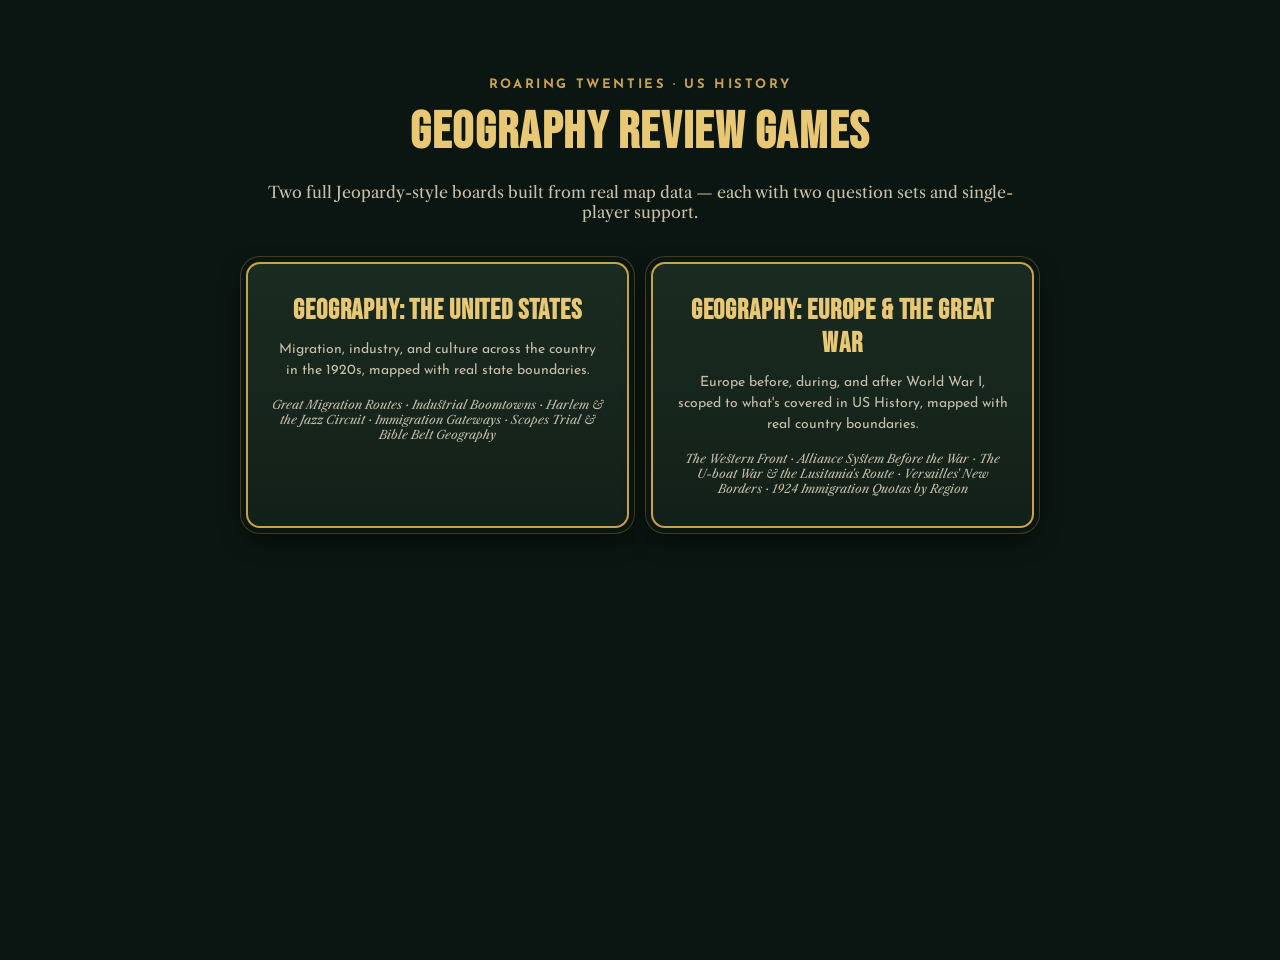
<file: index.html>
<!doctype html>
<html lang="en">
<head>
<meta charset="utf-8">
<meta name="viewport" content="width=device-width, initial-scale=1">
<title>Roaring Twenties Geography Games</title>
<link rel="preconnect" href="https://fonts.googleapis.com">
<link href="https://fonts.googleapis.com/css2?family=Bebas+Neue&family=Josefin+Sans:wght@400;600;700&family=Libre+Caslon+Text:ital@0;1&display=swap" rel="stylesheet">
<link rel="stylesheet" href="style.css">
<style>
  .landing{ max-width: 820px; margin: 60px auto; text-align:center; }
  .landing .eyebrow{ letter-spacing:0.2em; text-transform:uppercase; font-size:13px; color:var(--gold); font-weight:700; font-family:"Josefin Sans",sans-serif; }
  .landing h1{ font-size: clamp(32px,6vw,52px); color:var(--gold-bright); margin: 10px 0 18px; }
  .landing p.lede{ color: var(--ink-dim); font-size:16px; margin-bottom: 40px; font-family:"Libre Caslon Text", Georgia, serif; }
  .game-links{ display:grid; grid-template-columns: 1fr 1fr; gap:22px; }
  @media (max-width:640px){ .game-links{ grid-template-columns: 1fr; } }
  .game-card{
    display:block; text-decoration:none;
    background: linear-gradient(180deg, var(--surface-2), var(--surface));
    border: 2px solid var(--gold); border-radius: 14px;
    padding: 30px 24px; box-shadow: 0 0 0 5px var(--bg), 0 0 0 6px rgba(201,162,75,0.3), 0 10px 24px var(--shadow);
    color: var(--ink);
  }
  .game-card:hover{ border-color: var(--gold-bright); transform: translateY(-2px); }
  .game-card h2{ font-family:"Bebas Neue",sans-serif; letter-spacing:.03em; color: var(--gold-bright); font-size: 28px; margin-bottom: 12px; }
  .game-card p{ color: var(--ink-dim); font-size: 14px; line-height:1.5; margin:0; font-family:"Josefin Sans",sans-serif; }
  .game-card .cats{ margin-top: 16px; font-size: 12px; color: var(--ink-dim); font-style: italic; font-family:"Libre Caslon Text", Georgia, serif; }
</style>
</head>
<body>
<div class="wrap landing">
  <div class="eyebrow">Roaring Twenties &middot; US History</div>
  <h1>Geography Review Games</h1>
  <p class="lede">Two full Jeopardy-style boards built from real map data &mdash; each with two question sets and single-player support.</p>
  <div class="game-links">
    <a class="game-card" href="us-geography.html">
      <h2>Geography: The United States</h2>
      <p>Migration, industry, and culture across the country in the 1920s, mapped with real state boundaries.</p>
      <div class="cats">Great Migration Routes &middot; Industrial Boomtowns &middot; Harlem &amp; the Jazz Circuit &middot; Immigration Gateways &middot; Scopes Trial &amp; Bible Belt Geography</div>
    </a>
    <a class="game-card" href="europe-geography.html">
      <h2>Geography: Europe &amp; the Great War</h2>
      <p>Europe before, during, and after World War I, scoped to what's covered in US History, mapped with real country boundaries.</p>
      <div class="cats">The Western Front &middot; Alliance System Before the War &middot; The U-boat War &amp; the Lusitania's Route &middot; Versailles' New Borders &middot; 1924 Immigration Quotas by Region</div>
    </a>
  </div>
</div>
</body>
</html>
</file>
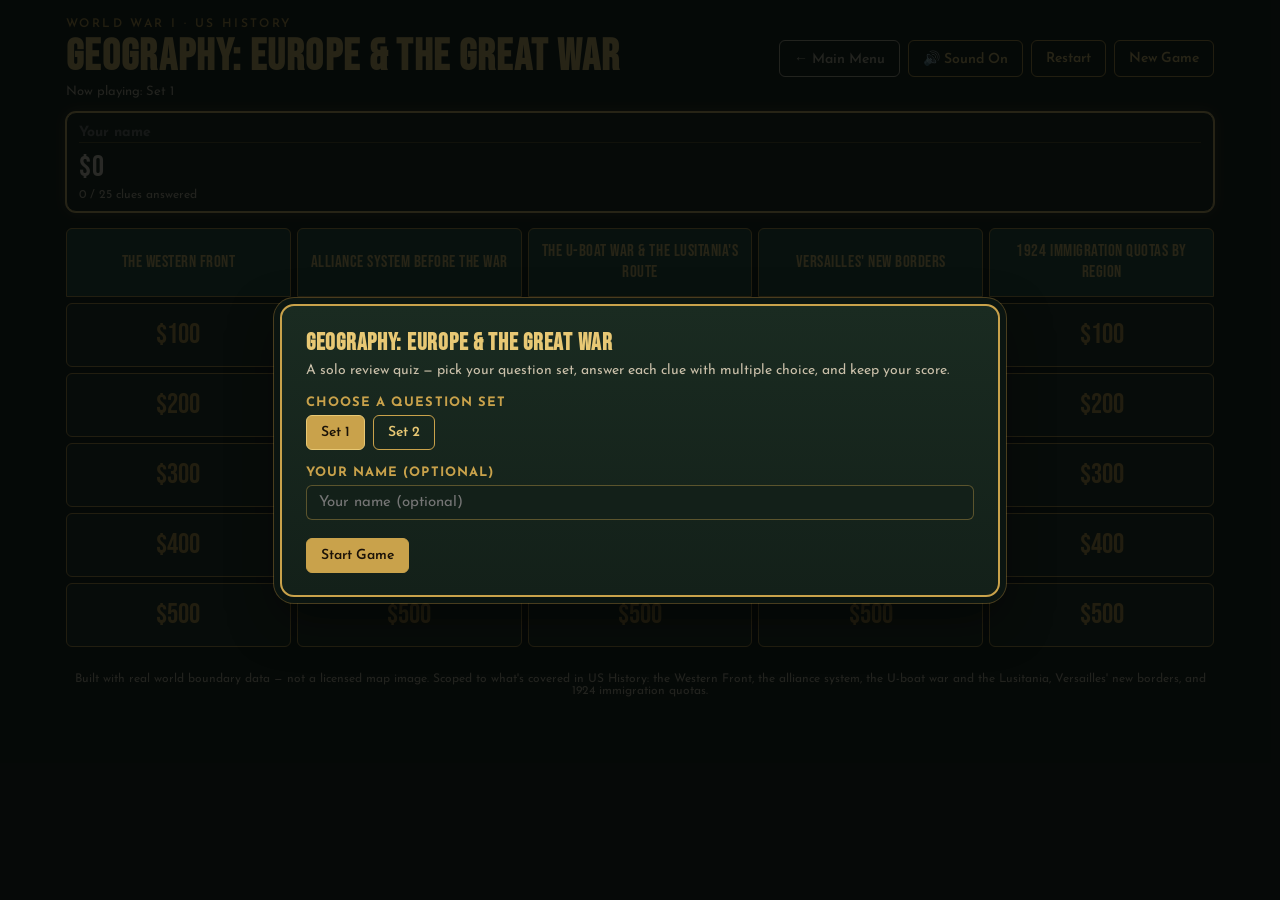
<file: europe-geography.html>
<!doctype html>
<html lang="en">
<head>
<meta charset="utf-8">
<meta name="viewport" content="width=device-width, initial-scale=1">
<title>Geography: Europe &amp; the Great War</title>
<link rel="preconnect" href="https://fonts.googleapis.com">
<link href="https://fonts.googleapis.com/css2?family=Bebas+Neue&family=Josefin+Sans:wght@400;600;700&family=Libre+Caslon+Text:ital@0;1&display=swap" rel="stylesheet">
<link rel="stylesheet" href="style.css">
</head>
<body>
<div class="wrap">
  <div class="topbar">
    <div class="title-block">
      <div class="eyebrow">World War I &middot; US History</div>
      <h1>Geography: Europe &amp; the Great War</h1>
      <div class="set-tag">Now playing: <span id="currentSetLabel">Set 1</span></div>
    </div>
    <div class="topbar-actions">
      <a class="ghost" href="index.html" style="display:inline-block;border-radius:6px;border:1.5px solid var(--ink-dim);color:var(--ink-dim);padding:9px 14px;font-size:14px;font-weight:600;text-decoration:none;font-family:'Josefin Sans',sans-serif;">&#8592; Main Menu</a>
      <button id="btnSound" aria-pressed="true">&#128266; Sound On</button>
      <button id="btnReset">Restart</button>
      <button id="btnNewTeams">New Game</button>
    </div>
  </div>

  <div id="scoreboard"></div>
  <div id="board"></div>

  <footer>Built with real world boundary data &mdash; not a licensed map image. Scoped to what's covered in US History: the Western Front, the alliance system, the U-boat war and the Lusitania, Versailles' new borders, and 1924 immigration quotas.</footer>
</div>

<div class="overlay" id="setupOverlay">
  <div class="panel-box">
    <h2 style="color:var(--gold-bright);margin-bottom:10px;">Geography: Europe &amp; the Great War</h2>
    <p style="color:var(--ink-dim);font-family:'Josefin Sans',sans-serif;font-size:14px;margin:-4px 0 18px;">A solo review quiz &mdash; pick your question set, answer each clue with multiple choice, and keep your score.</p>
    <div class="setup-row">
      <label>Choose a question set</label>
      <div class="choice-row" id="setPicker"></div>
    </div>
    <div class="setup-row">
      <label>Your name (optional)</label>
      <div id="setupNames"></div>
    </div>
    <div class="stage-actions">
      <button class="primary" id="btnStart">Start Game</button>
    </div>
  </div>
</div>

<div class="overlay" id="clueOverlay" hidden>
  <div class="panel-box" id="clueStage"></div>
</div>

<div class="overlay" id="gameOverOverlay" hidden>
  <div class="panel-box" id="gameOverStage"></div>
</div>

<script src="map-data.js"></script>
<script>
var STORAGE_KEY = "rt-geo-europe-v1";
var NW_EUROPE = ["United Kingdom","Ireland","Germany","Netherlands","Belgium","France","Denmark","Sweden","Norway"];
var SE_EUROPE = ["Italy","Poland","Russia","Romania","Bulgaria","Greece","Serbia","Croatia","Slovenia","Bosnia and Herzegovina","North Macedonia","Montenegro","Ukraine","Belarus","Moldova"];
var QUOTA_LEGEND = [ {color:"var(--map-land-hi)", label:"Generous 1924 quota"}, {color:"var(--burgundy-bright)", label:"Severely restricted quota"} ];
var UBOAT_ZONE = [ { cx: 90, cy: 270, rx: 120, ry: 95, label: "U-boat danger zone" } ];

var GAME_SETS = [
  {
    id: "setA", label: "Set 1",
    categories: [
      { name: "The Western Front", pool: ["Verdun", "the Argonne Forest", "Belleau Wood", "the Somme", "Compiègne", "Paris"], clues: [
        { clue: "This French fortress city on the Meuse River endured a brutal ten-month German siege in 1916, becoming a symbol of French endurance.", correct: "Verdun",
          map: { region:"europe", alt:"Verdun, France", highlight:["France"], pins:[{name:"Verdun",label:"Verdun"}] } },
        { clue: "American troops helped turn back a major German offensive in this forest in eastern France during the fall of 1918.", correct: "the Argonne Forest",
          map: { region:"europe", alt:"Argonne Forest, France", highlight:["France"], pins:[{name:"Argonne Forest",label:"Argonne Forest"}] } },
        { clue: "U.S. Marines fought one of their first major World War I battles at this wooded site near Paris in June 1918.", correct: "Belleau Wood",
          map: { region:"europe", alt:"Belleau Wood, France", highlight:["France"], pins:[{name:"Belleau Wood",label:"Belleau Wood"}] } },
        { clue: "Fought in 1916 along this river in northern France, this battle produced over a million casualties among British, French, and German forces.", correct: "the Somme",
          map: { region:"europe", alt:"The Somme, France", highlight:["France"], pins:[{name:"Somme",label:"Somme"}] } },
        { clue: "The armistice ending World War I was signed in a railway car in this French town in November 1918.", correct: "Compiègne",
          map: { region:"europe", alt:"Compiegne, France", highlight:["France"], pins:[{name:"Compiegne",label:"Compiegne"}] } }
      ]},
      { name: "Alliance System Before the War", pool: ["Germany", "Austria-Hungary", "Turkey", "the United Kingdom", "Serbia", "Mexico", "Russia", "Italy"], clues: [
        { clue: "Germany and this neighboring empire, uniting two monarchies under one crown, formed the core of the Central Powers.", correct: "Austria-Hungary",
          map: { region:"europe", alt:"Germany, Austria, and Hungary", highlight:["Germany","Austria","Hungary"] } },
        { clue: "The Ottoman Empire, with territory in this modern-day country, joined the Central Powers in 1914.", correct: "Turkey",
          map: { region:"europe", alt:"Turkey (Ottoman Empire)", highlight:["Turkey"], pins:[{name:"Istanbul",label:"Istanbul"}] } },
        { clue: "France, Russia, and this island nation formed the core of the Allied Powers before the United States entered the war.", correct: "the United Kingdom",
          map: { region:"europe", alt:"France, Russia, and the United Kingdom", highlight:["France","Russia","United Kingdom"] } },
        { clue: "An assassination in the capital of this Balkan nation set off the alliance system's chain reaction into world war in the summer of 1914.", correct: "Serbia",
          map: { region:"europe", alt:"Serbia", highlight:["Serbia"], pins:[{name:"Belgrade",label:"Belgrade"}] } },
        { clue: "In 1917, Germany's Zimmermann Telegram proposed a secret alliance with this country, offering it parts of the American Southwest if it attacked the United States.", correct: "Mexico",
          map: { region:"atlantic", alt:"Germany and Mexico, Zimmermann Telegram", highlight:["Germany","Mexico"], routes:[{from:"Berlin",to:"Mexico City"}], pins:[{name:"Berlin",label:"Berlin"},{name:"Mexico City",label:"Mexico City",labelBelow:true}] } }
      ]},
      { name: "The U-boat War & the Lusitania's Route", pool: ["submarine (U-boat) warfare", "Ireland", "the United Kingdom", "the United States", "the sinking of the Lusitania", "Germany"], clues: [
        { clue: "Germany's use of this type of unrestricted naval warfare meant any ship, including unarmed passenger liners, could be sunk without warning near Britain's coast.", correct: "submarine (U-boat) warfare",
          map: { region:"europe", alt:"U-boat danger zone near the British Isles", highlight:["United Kingdom","Ireland"], zones: UBOAT_ZONE } },
        { clue: "A German U-boat sank the British liner Lusitania off the coast of this island nation in 1915, killing over a hundred Americans.", correct: "Ireland",
          map: { region:"europe", alt:"Lusitania sinking site near Ireland", highlight:["Ireland"], pins:[{name:"Lusitania sinking site",label:"Sunk here, 1915"}] } },
        { clue: "The Lusitania had sailed from New York and was bound for this country when a German torpedo sank it.", correct: "the United Kingdom",
          map: { region:"europe", alt:"United Kingdom, Lusitania's destination", highlight:["United Kingdom"], pins:[{name:"London",label:"London"}] } },
        { clue: "Germany's resumption of unrestricted submarine warfare in early 1917 directly helped push this neutral nation to declare war on the Central Powers.", correct: "the United States",
          map: { region:"europe", alt:"U-boat zone that drew the US into the war", highlight:["Germany","Ireland"], zones: UBOAT_ZONE } },
        { clue: "The waters around this island nation, where the Lusitania went down, remained one of the deadliest zones of German U-boat activity through the rest of the war.", correct: "Ireland",
          map: { region:"europe", alt:"Lusitania sinking site and U-boat zone", highlight:["Ireland"], pins:[{name:"Lusitania sinking site",label:"Sunk here, 1915"}], zones: UBOAT_ZONE } }
      ]},
      { name: "Versailles' New Borders", pool: ["Poland", "Czechoslovakia", "Austria-Hungary", "Austria", "the Palace of Versailles", "East Prussia", "Germany"], clues: [
        { clue: "The Treaty of Versailles recreated this Eastern European nation, which had been divided among Germany, Austria-Hungary, and Russia for over a century.", correct: "Poland",
          map: { region:"europe", alt:"Poland", highlight:["Poland"], pins:[{name:"Warsaw",label:"Warsaw"}] } },
        { clue: "Czechs and Slovaks were combined into this brand-new nation, carved out of the former Austro-Hungarian Empire.", correct: "Czechoslovakia",
          map: { region:"europe", alt:"Czechoslovakia", highlight:["Czechia","Slovakia"] } },
        { clue: "This defeated empire was broken apart entirely, losing territory to new states like Czechoslovakia, Poland, and Yugoslavia.", correct: "Austria-Hungary",
          map: { region:"europe", alt:"Austria and Hungary", highlight:["Austria","Hungary"], pins:[{name:"Vienna",label:"Vienna"}] } },
        { clue: "The treaty was signed in this palace outside Paris, giving the settlement its name.", correct: "the Palace of Versailles",
          map: { region:"europe", alt:"Versailles, France", highlight:["France"], pins:[{name:"Versailles",label:"Versailles"}] } },
        { clue: "A new strip of Polish land reaching the Baltic Sea, called the Polish Corridor, cut off this German region from the rest of the country.", correct: "East Prussia",
          map: { region:"europe", alt:"Germany and Poland, Polish Corridor", highlight:["Germany","Poland"] } }
      ]},
      { name: "1924 Immigration Quotas by Region", pool: ["Northern and Western Europe", "Southern and Eastern Europe", "Italy", "Northern/Western Europe and Southern/Eastern Europe", "Germany", "Russia"], clues: [
        { clue: "The Immigration Act of 1924 set generous quotas for immigrants from this region of Europe, including Britain, Germany, and Scandinavia.", correct: "Northern and Western Europe",
          map: { region:"europe", alt:"Favored vs restricted regions under the 1924 quota law", highlight: NW_EUROPE, highlightAlt: SE_EUROPE, legend: QUOTA_LEGEND } },
        { clue: "The 1924 law set very small quotas for immigrants from this part of Europe, including Italy, Poland, and Russia, reflecting American nativist bias.", correct: "Southern and Eastern Europe",
          map: { region:"europe", alt:"Favored vs restricted regions under the 1924 quota law", highlight: SE_EUROPE, highlightAlt: NW_EUROPE, legend: QUOTA_LEGEND } },
        { clue: "This heavily Catholic, densely populated Southern European nation faced some of the strictest 1924 quota limits despite having sent millions of immigrants to the US in prior decades.", correct: "Italy",
          map: { region:"europe", alt:"Italy", highlight:["Italy"], pins:[{name:"Rome",label:"Rome"}] } },
        { clue: "The 1924 quotas were calculated using an old census, deliberately favoring immigrants from this part of Europe over more recent arrivals from the south and east.", correct: "Northern and Western Europe",
          map: { region:"europe", alt:"Favored vs restricted regions under the 1924 quota law", highlight: NW_EUROPE, highlightAlt: SE_EUROPE, legend: QUOTA_LEGEND } },
        { clue: "Name the two broad regions of Europe the 1924 Immigration Act treated so differently: one given generous quotas, the other restricted to a trickle.", correct: "Northern/Western Europe and Southern/Eastern Europe",
          map: { region:"europe", alt:"Favored vs restricted regions under the 1924 quota law", highlight: NW_EUROPE, highlightAlt: SE_EUROPE, legend: QUOTA_LEGEND } }
      ]}
    ]
  },
  {
    id: "setB", label: "Set 2",
    categories: [
      { name: "The Western Front", pool: ["Verdun", "the Argonne Forest", "Belleau Wood", "the Somme", "Compiègne", "Paris"], clues: [
        { clue: "American troops joined French forces in the Meuse-Argonne Offensive, fought in this forested region of eastern France.", correct: "the Argonne Forest",
          map: { region:"europe", alt:"Argonne Forest, France", highlight:["France"], pins:[{name:"Argonne Forest",label:"Argonne Forest"}] } },
        { clue: "This French city on the Meuse River endured a ten-month German siege in 1916 that became a symbol of French sacrifice.", correct: "Verdun",
          map: { region:"europe", alt:"Verdun, France", highlight:["France"], pins:[{name:"Verdun",label:"Verdun"}] } },
        { clue: "U.S. Marines helped stop a German advance toward Paris at this small wood in June 1918, later renamed in their honor.", correct: "Belleau Wood",
          map: { region:"europe", alt:"Belleau Wood, France", highlight:["France"], pins:[{name:"Belleau Wood",label:"Belleau Wood"}] } },
        { clue: "Fought in 1916 along this river in northern France, this battle became infamous for massive casualties relative to the ground gained.", correct: "the Somme",
          map: { region:"europe", alt:"The Somme, France", highlight:["France"], pins:[{name:"Somme",label:"Somme"}] } },
        { clue: "Germany signed the armistice ending the fighting inside a railway carriage in this French town north of Paris.", correct: "Compiègne",
          map: { region:"europe", alt:"Compiegne, France", highlight:["France"], pins:[{name:"Compiegne",label:"Compiegne"}] } }
      ]},
      { name: "Alliance System Before the War", pool: ["Germany", "Austria-Hungary", "Turkey", "the United Kingdom", "Serbia", "Mexico", "Russia", "Italy"], clues: [
        { clue: "Austria-Hungary and this country formed the backbone of the Central Powers.", correct: "Germany",
          map: { region:"europe", alt:"Germany, Austria, and Hungary", highlight:["Germany","Austria","Hungary"] } },
        { clue: "This vast empire anchored the Allied Powers on Germany's eastern border, before withdrawing from the war after its 1917 revolution.", correct: "Russia",
          map: { region:"europe", alt:"Russia", highlight:["Russia"], pins:[{name:"Moscow",label:"Moscow"}] } },
        { clue: "The Ottoman Empire, based in what is now this country, joined Germany and Austria-Hungary as a Central Power.", correct: "Turkey",
          map: { region:"europe", alt:"Turkey (Ottoman Empire)", highlight:["Turkey"], pins:[{name:"Istanbul",label:"Istanbul"}] } },
        { clue: "This small Balkan nation's standoff with Austria-Hungary, following an assassination in its region, set off the alliance system's chain reaction.", correct: "Serbia",
          map: { region:"europe", alt:"Serbia", highlight:["Serbia"], pins:[{name:"Belgrade",label:"Belgrade"}] } },
        { clue: "Germany's 1917 Zimmermann Telegram tried to draw this country into war against the United States by promising it Texas, New Mexico, and Arizona.", correct: "Mexico",
          map: { region:"atlantic", alt:"Germany and Mexico, Zimmermann Telegram", highlight:["Germany","Mexico"], routes:[{from:"Berlin",to:"Mexico City"}], pins:[{name:"Berlin",label:"Berlin"},{name:"Mexico City",label:"Mexico City",labelBelow:true}] } }
      ]},
      { name: "The U-boat War & the Lusitania's Route", pool: ["submarine (U-boat) warfare", "Ireland", "the United Kingdom", "the United States", "the sinking of the Lusitania", "Germany"], clues: [
        { clue: "Germany's U-boat attacks on merchant and passenger ships, without warning and without regard for neutral flags, defined this type of warfare.", correct: "submarine (U-boat) warfare",
          map: { region:"europe", alt:"U-boat danger zone near the British Isles", highlight:["United Kingdom","Ireland"], zones: UBOAT_ZONE } },
        { clue: "In 1915, a German U-boat torpedoed the passenger liner Lusitania just off the coast of this country, killing 128 Americans.", correct: "Ireland",
          map: { region:"europe", alt:"Lusitania sinking site near Ireland", highlight:["Ireland"], pins:[{name:"Lusitania sinking site",label:"Sunk here, 1915"}] } },
        { clue: "The Lusitania had departed from New York and was headed toward this country when it was sunk.", correct: "the United Kingdom",
          map: { region:"europe", alt:"United Kingdom, Lusitania's destination", highlight:["United Kingdom"], pins:[{name:"London",label:"London"}] } },
        { clue: "This sinking, combined with the Zimmermann Telegram two years later, helped convince American public opinion to support declaring war on Germany.", correct: "the sinking of the Lusitania",
          map: { region:"europe", alt:"Lusitania sinking site near Ireland", highlight:["Ireland"], pins:[{name:"Lusitania sinking site",label:"Sunk here, 1915"}] } },
        { clue: "German U-boats prowled the waters near this island nation, sinking the Lusitania there in 1915 and continuing attacks on Atlantic shipping through the war.", correct: "Ireland",
          map: { region:"europe", alt:"Lusitania sinking site and U-boat zone", highlight:["Ireland"], pins:[{name:"Lusitania sinking site",label:"Sunk here, 1915"}], zones: UBOAT_ZONE } }
      ]},
      { name: "Versailles' New Borders", pool: ["Poland", "Czechoslovakia", "Austria-Hungary", "Austria", "the Palace of Versailles", "East Prussia", "Germany"], clues: [
        { clue: "This nation, wiped off the map in the 18th century by its neighbors, was restored by the Treaty of Versailles with access to the Baltic Sea.", correct: "Poland",
          map: { region:"europe", alt:"Poland", highlight:["Poland"], pins:[{name:"Warsaw",label:"Warsaw"}] } },
        { clue: "The Treaty of Versailles helped create this new nation, uniting two Slavic peoples formerly ruled by Austria-Hungary.", correct: "Czechoslovakia",
          map: { region:"europe", alt:"Czechoslovakia", highlight:["Czechia","Slovakia"] } },
        { clue: "Stripped of most of its territory and limited to a small army, this nation was reduced to a tiny remainder of its former empire.", correct: "Austria",
          map: { region:"europe", alt:"Austria and Hungary", highlight:["Austria","Hungary"], pins:[{name:"Vienna",label:"Vienna"}] } },
        { clue: "Diplomats gathered at this grand palace near Paris to negotiate and sign the treaty ending World War I.", correct: "the Palace of Versailles",
          map: { region:"europe", alt:"Versailles, France", highlight:["France"], pins:[{name:"Versailles",label:"Versailles"}] } },
        { clue: "A new corridor of Polish land to the Baltic Sea separated this German region from the rest of Germany, fueling resentment that contributed to future conflict.", correct: "East Prussia",
          map: { region:"europe", alt:"Germany and Poland, Polish Corridor", highlight:["Germany","Poland"] } }
      ]},
      { name: "1924 Immigration Quotas by Region", pool: ["Northern and Western Europe", "Southern and Eastern Europe", "Italy", "Northern/Western Europe and Southern/Eastern Europe", "Germany", "Russia"], clues: [
        { clue: "Quotas under the 1924 Immigration Act were generous for immigrants from this part of Europe, home to Britain, Germany, and the Scandinavian countries.", correct: "Northern and Western Europe",
          map: { region:"europe", alt:"Favored vs restricted regions under the 1924 quota law", highlight: NW_EUROPE, highlightAlt: SE_EUROPE, legend: QUOTA_LEGEND } },
        { clue: "Poland, Russia, and the Balkan nations fell into this sharply restricted immigration category under the 1924 law.", correct: "Southern and Eastern Europe",
          map: { region:"europe", alt:"Favored vs restricted regions under the 1924 quota law", highlight: SE_EUROPE, highlightAlt: NW_EUROPE, legend: QUOTA_LEGEND } },
        { clue: "Despite sending waves of immigrants to the US in the early 1900s, this Southern European nation received one of the smallest quotas in 1924.", correct: "Italy",
          map: { region:"europe", alt:"Italy", highlight:["Italy"], pins:[{name:"Rome",label:"Rome"}] } },
        { clue: "By basing quotas on an older census rather than more recent population data, Congress intentionally favored older immigrant groups from this part of Europe.", correct: "Northern and Western Europe",
          map: { region:"europe", alt:"Favored vs restricted regions under the 1924 quota law", highlight: NW_EUROPE, highlightAlt: SE_EUROPE, legend: QUOTA_LEGEND } },
        { clue: "Describe the two-tier system created by the 1924 Act: name the favored region and the restricted region of Europe.", correct: "Northern/Western Europe and Southern/Eastern Europe",
          map: { region:"europe", alt:"Favored vs restricted regions under the 1924 quota law", highlight: NW_EUROPE, highlightAlt: SE_EUROPE, legend: QUOTA_LEGEND } }
      ]}
    ]
  }
];
</script>
<script src="engine.js"></script>
</body>
</html>
</file>
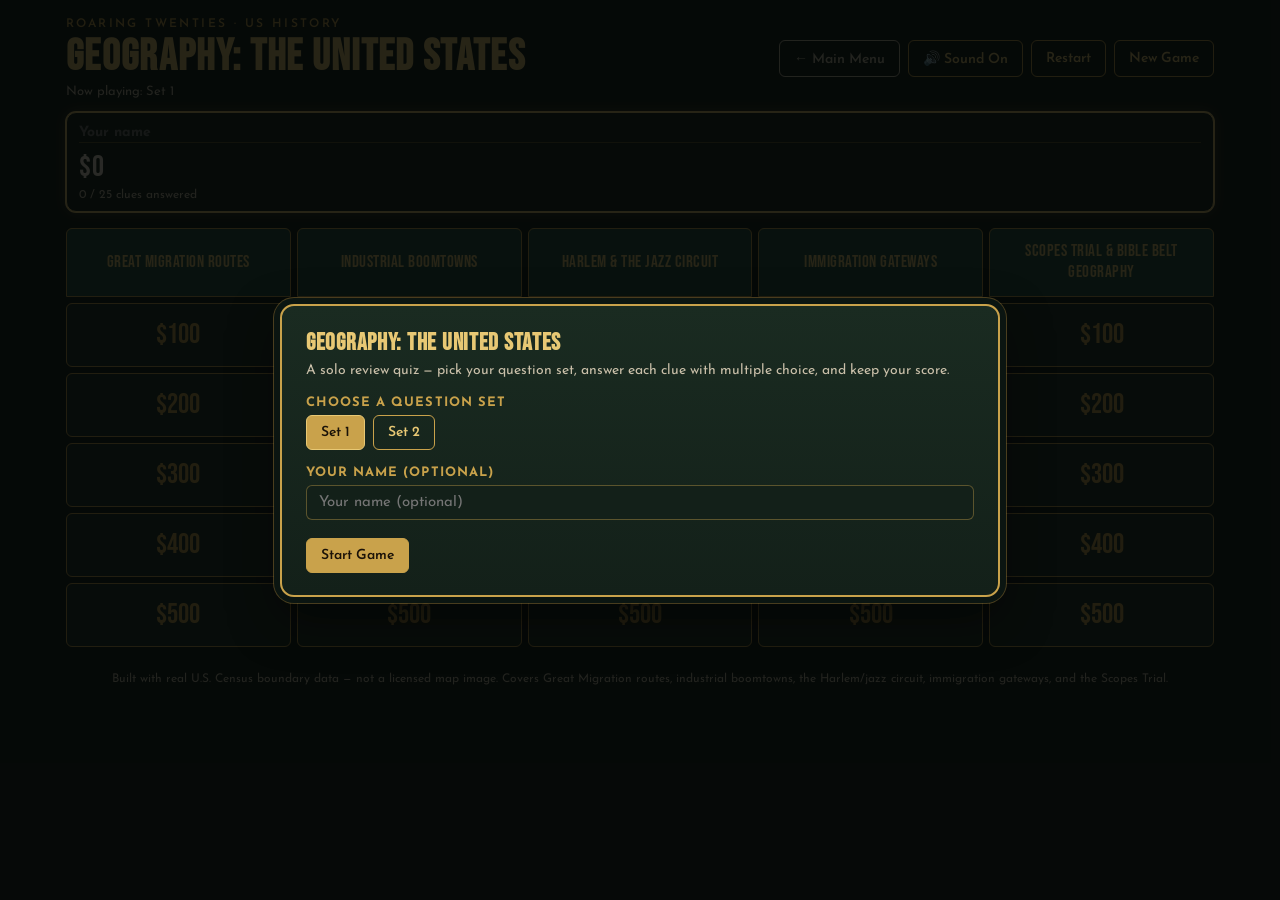
<file: us-geography.html>
<!doctype html>
<html lang="en">
<head>
<meta charset="utf-8">
<meta name="viewport" content="width=device-width, initial-scale=1">
<title>Geography: The United States</title>
<link rel="preconnect" href="https://fonts.googleapis.com">
<link href="https://fonts.googleapis.com/css2?family=Bebas+Neue&family=Josefin+Sans:wght@400;600;700&family=Libre+Caslon+Text:ital@0;1&display=swap" rel="stylesheet">
<link rel="stylesheet" href="style.css">
</head>
<body>
<div class="wrap">
  <div class="topbar">
    <div class="title-block">
      <div class="eyebrow">Roaring Twenties &middot; US History</div>
      <h1>Geography: The United States</h1>
      <div class="set-tag">Now playing: <span id="currentSetLabel">Set 1</span></div>
    </div>
    <div class="topbar-actions">
      <a class="ghost" href="index.html" style="display:inline-block;border-radius:6px;border:1.5px solid var(--ink-dim);color:var(--ink-dim);padding:9px 14px;font-size:14px;font-weight:600;text-decoration:none;font-family:'Josefin Sans',sans-serif;">&#8592; Main Menu</a>
      <button id="btnSound" aria-pressed="true">&#128266; Sound On</button>
      <button id="btnReset">Restart</button>
      <button id="btnNewTeams">New Game</button>
    </div>
  </div>

  <div id="scoreboard"></div>
  <div id="board"></div>

  <footer>Built with real U.S. Census boundary data &mdash; not a licensed map image. Covers Great Migration routes, industrial boomtowns, the Harlem/jazz circuit, immigration gateways, and the Scopes Trial.</footer>
</div>

<div class="overlay" id="setupOverlay">
  <div class="panel-box">
    <h2 style="color:var(--gold-bright);margin-bottom:10px;">Geography: The United States</h2>
    <p style="color:var(--ink-dim);font-family:'Josefin Sans',sans-serif;font-size:14px;margin:-4px 0 18px;">A solo review quiz &mdash; pick your question set, answer each clue with multiple choice, and keep your score.</p>
    <div class="setup-row">
      <label>Choose a question set</label>
      <div class="choice-row" id="setPicker"></div>
    </div>
    <div class="setup-row">
      <label>Your name (optional)</label>
      <div id="setupNames"></div>
    </div>
    <div class="stage-actions">
      <button class="primary" id="btnStart">Start Game</button>
    </div>
  </div>
</div>

<div class="overlay" id="clueOverlay" hidden>
  <div class="panel-box" id="clueStage"></div>
</div>

<div class="overlay" id="gameOverOverlay" hidden>
  <div class="panel-box" id="gameOverStage"></div>
</div>

<script src="map-data.js"></script>
<script>
var STORAGE_KEY = "rt-geo-us-v1";
var GAME_SETS = [
  {
    id: "setA", label: "Set 1",
    categories: [
      { name: "Great Migration Routes", pool: ["Chicago", "New York City", "Detroit", "Memphis, Tennessee", "Los Angeles", "Atlanta, Georgia"], clues: [
        { clue: "Thousands of Black families leaving the Mississippi Delta rode the Illinois Central Railroad straight north into this city's South Side.", correct: "Chicago",
          map: { region:"us", alt:"Mississippi to Illinois migration route", highlight:["Mississippi","Illinois"], routes:[{from:"Jackson, MS",to:"Chicago"}], pins:[{name:"Jackson, MS",label:"Jackson, MS"},{name:"Chicago",label:"Chicago",labelBelow:true}] } },
        { clue: "Families from Georgia and the Carolinas often rode the Seaboard rail route north to settle in this city's Harlem neighborhood.", correct: "New York City",
          map: { region:"us", alt:"Carolinas to New York migration route", highlight:["Georgia","South Carolina","New York"], routes:[{from:"Columbia, SC",to:"New York"}], pins:[{name:"Columbia, SC",label:"Columbia, SC"},{name:"New York",label:"New York City",labelBelow:true}] } },
        { clue: "Workers from Alabama and Mississippi seeking jobs on the assembly line most often rode the rails to this Michigan city.", correct: "Detroit",
          map: { region:"us", alt:"Mississippi to Detroit migration route", highlight:["Mississippi","Alabama","Michigan"], routes:[{from:"Jackson, MS",to:"Detroit"}], pins:[{name:"Jackson, MS",label:"Jackson, MS"},{name:"Detroit",label:"Detroit",labelBelow:true}] } },
        { clue: "This Tennessee city on the Mississippi River was a key rail junction where Delta migrants transferred onto trains bound for Chicago and Detroit.", correct: "Memphis, Tennessee",
          map: { region:"us", alt:"Memphis, Tennessee", highlight:["Tennessee"], pins:[{name:"Memphis",label:"Memphis"}] } },
        { clue: "During and after World War II, a 'Second Great Migration' carried many Black Southerners all the way to this West Coast city for shipyard and aircraft-factory jobs.", correct: "Los Angeles",
          map: { region:"us", alt:"Los Angeles, California", highlight:["California"], pins:[{name:"Los Angeles",label:"Los Angeles"}] } }
      ]},
      { name: "Industrial Boomtowns", pool: ["Detroit", "Pittsburgh", "Burkburnett, Texas", "Mexia, Texas", "Gary, Indiana", "Beaumont, Texas", "Akron, Ohio", "Cleveland, Ohio"], clues: [
        { clue: "Henry Ford's moving assembly line turned this Michigan city into the capital of the booming automobile industry.", correct: "Detroit",
          map: { region:"us", alt:"Detroit, Michigan", highlight:["Michigan"], pins:[{name:"Detroit",label:"Detroit"}] } },
        { clue: "This Pennsylvania city's mills made it the steel-producing heart of the nation in the 1920s.", correct: "Pittsburgh",
          map: { region:"us", alt:"Pittsburgh, Pennsylvania", highlight:["Pennsylvania"], pins:[{name:"Pittsburgh",label:"Pittsburgh"}] } },
        { clue: "Oil gushers near this North Texas town helped kick off the state's 1920s oil boom.", correct: "Burkburnett, Texas",
          map: { region:"us", alt:"Burkburnett, Texas", highlight:["Texas"], pins:[{name:"Burkburnett",label:"Burkburnett"}] } },
        { clue: "A 1920-21 oil boom around this small Central Texas town briefly made it one of the wildest boomtowns in the state.", correct: "Mexia, Texas",
          map: { region:"us", alt:"Mexia, Texas", highlight:["Texas"], pins:[{name:"Mexia",label:"Mexia"}] } },
        { clue: "US Steel built this planned company town in northwest Indiana from scratch in 1906, naming it after the company's board chairman.", correct: "Gary, Indiana",
          map: { region:"us", alt:"Gary, Indiana", highlight:["Indiana"], pins:[{name:"Gary, Indiana",label:"Gary, Indiana"}] } }
      ]},
      { name: "Harlem & the Jazz Circuit", pool: ["New Orleans", "Chicago", "Harlem", "Memphis, Tennessee", "Detroit"], clues: [
        { clue: "Many early jazz musicians got their start in this Louisiana port city's Storyville district before the Great Migration carried the music north.", correct: "New Orleans",
          map: { region:"us", alt:"New Orleans, Louisiana", highlight:["Louisiana"], pins:[{name:"New Orleans",label:"New Orleans"}] } },
        { clue: "Riding the rails north from New Orleans, many jazz musicians settled in this Illinois city, home to a thriving 1920s South Side jazz scene.", correct: "Chicago",
          map: { region:"us", alt:"New Orleans to Chicago jazz route", highlight:["Louisiana","Illinois"], routes:[{from:"New Orleans",to:"Chicago"}], pins:[{name:"New Orleans",label:"New Orleans"},{name:"Chicago",label:"Chicago",labelBelow:true}] } },
        { clue: "Clubs like the Cotton Club and the Savoy Ballroom made this New York City neighborhood the nightlife capital of the jazz circuit.", correct: "Harlem",
          map: { region:"us", alt:"Harlem, New York City", highlight:["New York"], pins:[{name:"Harlem (NYC)",label:"Harlem"}] } },
        { clue: "This Manhattan neighborhood was the center of the era's Black literary and artistic flowering, as well as its jazz nightlife.", correct: "Harlem",
          map: { region:"us", alt:"Harlem, New York City", highlight:["New York"], pins:[{name:"Harlem (NYC)",label:"Harlem"}] } },
        { clue: "Trace the classic jazz circuit: musicians traveled from New Orleans up through this Illinois city before many finally arrived in Harlem.", correct: "Chicago",
          map: { region:"us", alt:"New Orleans to Chicago to Harlem jazz circuit", highlight:["Louisiana","Illinois","New York"], routes:[{from:"New Orleans",to:"Chicago"},{from:"Chicago",to:"New York"}], pins:[{name:"New Orleans",label:"New Orleans"},{name:"Chicago",label:"Chicago"},{name:"New York",label:"Harlem",labelBelow:true}] } }
      ]},
      { name: "Immigration Gateways", pool: ["Ellis Island", "Angel Island", "Ellis Island and Angel Island", "Castle Garden, New York", "the Port of Boston"], clues: [
        { clue: "Opened in 1892 in New York Harbor, this island was the main entry point for millions of European immigrants.", correct: "Ellis Island",
          map: { region:"us", alt:"Ellis Island, New York", highlight:["New York"], pins:[{name:"Ellis Island",label:"Ellis Island"}] } },
        { clue: "This island in San Francisco Bay processed mostly Asian immigrants, especially from China, under far harsher conditions than its East Coast counterpart.", correct: "Angel Island",
          map: { region:"us", alt:"Angel Island, California", highlight:["California"], pins:[{name:"Angel Island",label:"Angel Island"}] } },
        { clue: "The Chinese Exclusion Act of 1882 led immigration officials to detain many arrivals for weeks or months at this West Coast processing station.", correct: "Angel Island",
          map: { region:"us", alt:"Angel Island, California", highlight:["California"], pins:[{name:"Angel Island",label:"Angel Island"}] } },
        { clue: "The Immigration Act of 1924 sharply cut the flow of new arrivals through this New York Harbor gateway, which had processed over 12 million immigrants since 1892.", correct: "Ellis Island",
          map: { region:"us", alt:"Ellis Island, New York", highlight:["New York"], pins:[{name:"Ellis Island",label:"Ellis Island"}] } },
        { clue: "Name both major immigration gateways of the era: one in New York Harbor for mostly European arrivals, one in San Francisco Bay for mostly Asian arrivals.", correct: "Ellis Island and Angel Island",
          map: { region:"us", alt:"Ellis Island and Angel Island", highlight:["New York","California"], pins:[{name:"Ellis Island",label:"Ellis Island"},{name:"Angel Island",label:"Angel Island"}] } }
      ]},
      { name: "Scopes Trial & Bible Belt Geography", pool: ["Dayton, Tennessee", "the Bible Belt", "Tennessee", "Chicago", "Nashville, Tennessee", "Illinois"], clues: [
        { clue: "In 1925, substitute teacher John Scopes was tried for teaching evolution in this small Tennessee town.", correct: "Dayton, Tennessee",
          map: { region:"us", alt:"Dayton, Tennessee", highlight:["Tennessee"], pins:[{name:"Dayton, TN",label:"Dayton, TN"}] } },
        { clue: "The Scopes Trial unfolded in a region of the rural South nicknamed this, for its strong current of conservative Protestant religion.", correct: "the Bible Belt",
          map: { region:"us", alt:"The Bible Belt", highlight:["Tennessee","Mississippi","Georgia","South Carolina","Alabama"], pins:[{name:"Dayton, TN",label:"Dayton, TN"}] } },
        { clue: "Dayton's location in this state put the trial squarely in a region where Fundamentalist Protestant beliefs ran especially strong in the 1920s.", correct: "Tennessee",
          map: { region:"us", alt:"Tennessee", highlight:["Tennessee"], pins:[{name:"Dayton, TN",label:"Dayton, TN"}] } },
        { clue: "Famed attorney Clarence Darrow traveled from this Illinois city to defend Scopes, a stark culture clash of urban North meeting rural South.", correct: "Chicago",
          map: { region:"us", alt:"Chicago to Dayton, Tennessee", highlight:["Illinois","Tennessee"], routes:[{from:"Chicago",to:"Dayton, TN"}], pins:[{name:"Chicago",label:"Chicago"},{name:"Dayton, TN",label:"Dayton, TN",labelBelow:true}] } },
        { clue: "Prosecutor William Jennings Bryan drew support from this broad belt of conservative, rural Southern states that stretched well beyond Tennessee alone.", correct: "the Bible Belt",
          map: { region:"us", alt:"The Bible Belt", highlight:["Tennessee","Mississippi","Georgia","South Carolina","Alabama","Arkansas"], pins:[{name:"Dayton, TN",label:"Dayton, TN"}] } }
      ]}
    ]
  },
  {
    id: "setB", label: "Set 2",
    categories: [
      { name: "Great Migration Routes", pool: ["Chicago", "New York City", "Detroit", "Memphis, Tennessee", "Los Angeles", "Atlanta, Georgia"], clues: [
        { clue: "This Michigan city's auto plants pulled so many Southern workers north that its Black population multiplied several times over between 1910 and 1930.", correct: "Detroit",
          map: { region:"us", alt:"Detroit, Michigan", highlight:["Michigan"], pins:[{name:"Detroit",label:"Detroit"}] } },
        { clue: "Sitting on the Mississippi River in Tennessee, this city served as a major departure point for migrants riding the rails north.", correct: "Memphis, Tennessee",
          map: { region:"us", alt:"Memphis, Tennessee", highlight:["Tennessee"], pins:[{name:"Memphis",label:"Memphis"}] } },
        { clue: "World War II defense jobs drew a new wave of Black Southerners west along rail and highway routes to this Southern California city.", correct: "Los Angeles",
          map: { region:"us", alt:"Los Angeles, California", highlight:["California"], pins:[{name:"Los Angeles",label:"Los Angeles"}] } },
        { clue: "So many Mississippi Delta migrants rode the Illinois Central into this city that its South Side became known as the 'Black Metropolis.'", correct: "Chicago",
          map: { region:"us", alt:"Mississippi to Chicago migration route", highlight:["Mississippi","Illinois"], routes:[{from:"Jackson, MS",to:"Chicago"}], pins:[{name:"Jackson, MS",label:"Jackson, MS"},{name:"Chicago",label:"Chicago",labelBelow:true}] } },
        { clue: "Migrants moving up the Eastern Seaboard from the Carolinas and Georgia most often ended their journey in this city's Harlem neighborhood.", correct: "New York City",
          map: { region:"us", alt:"Carolinas to New York migration route", highlight:["Georgia","South Carolina","New York"], routes:[{from:"Columbia, SC",to:"New York"}], pins:[{name:"Columbia, SC",label:"Columbia, SC"},{name:"New York",label:"New York City",labelBelow:true}] } }
      ]},
      { name: "Industrial Boomtowns", pool: ["Detroit", "Pittsburgh", "Burkburnett, Texas", "Mexia, Texas", "Gary, Indiana", "Beaumont, Texas", "Akron, Ohio", "Cleveland, Ohio"], clues: [
        { clue: "A string of oil discoveries near this North Texas town launched Texas into the national oil business in the 1920s.", correct: "Burkburnett, Texas",
          map: { region:"us", alt:"Burkburnett, Texas", highlight:["Texas"], pins:[{name:"Burkburnett",label:"Burkburnett"}] } },
        { clue: "An earlier 1901 gusher near this East Texas city helped set off the Texas oil boom that roared on through the 1920s.", correct: "Beaumont, Texas",
          map: { region:"us", alt:"Beaumont, Texas", highlight:["Texas"], pins:[{name:"Beaumont",label:"Beaumont"}] } },
        { clue: "Rubber companies like Goodyear and Firestone made this Ohio city the tire capital of America in the 1920s.", correct: "Akron, Ohio",
          map: { region:"us", alt:"Akron, Ohio", highlight:["Ohio"], pins:[{name:"Akron",label:"Akron"}] } },
        { clue: "Steel mills along the Cuyahoga River made this Ohio city, along with Pittsburgh, a major center of industrial production.", correct: "Cleveland, Ohio",
          map: { region:"us", alt:"Cleveland, Ohio", highlight:["Ohio"], pins:[{name:"Cleveland",label:"Cleveland"}] } },
        { clue: "This Pennsylvania steel city's mills employed waves of immigrant and migrant laborers working long shifts in brutal conditions.", correct: "Pittsburgh",
          map: { region:"us", alt:"Pittsburgh, Pennsylvania", highlight:["Pennsylvania"], pins:[{name:"Pittsburgh",label:"Pittsburgh"}] } }
      ]},
      { name: "Harlem & the Jazz Circuit", pool: ["New Orleans", "Chicago", "Harlem", "Memphis, Tennessee", "Detroit"], clues: [
        { clue: "This 'Crescent City' on the Mississippi River is considered the birthplace of jazz.", correct: "New Orleans",
          map: { region:"us", alt:"New Orleans, Louisiana", highlight:["Louisiana"], pins:[{name:"New Orleans",label:"New Orleans"}] } },
        { clue: "Many New Orleans musicians, including Louis Armstrong, moved north to this Illinois city to join its thriving 1920s jazz scene.", correct: "Chicago",
          map: { region:"us", alt:"New Orleans to Chicago jazz route", highlight:["Louisiana","Illinois"], routes:[{from:"New Orleans",to:"Chicago"}], pins:[{name:"New Orleans",label:"New Orleans"},{name:"Chicago",label:"Chicago",labelBelow:true}] } },
        { clue: "By the mid-1920s, this Manhattan neighborhood had become the jazz circuit's final destination and the home of a flowering of Black literature and art.", correct: "Harlem",
          map: { region:"us", alt:"Harlem, New York City", highlight:["New York"], pins:[{name:"Harlem (NYC)",label:"Harlem"}] } },
        { clue: "The Cotton Club, which featured Black performers for a whites-only audience, operated in this New York City neighborhood.", correct: "Harlem",
          map: { region:"us", alt:"Harlem, New York City", highlight:["New York"], pins:[{name:"Harlem (NYC)",label:"Harlem"}] } },
        { clue: "Name the Illinois city that formed the middle link on the jazz circuit between New Orleans, where jazz began, and Harlem, where it flourished nationally.", correct: "Chicago",
          map: { region:"us", alt:"New Orleans to Chicago to Harlem jazz circuit", highlight:["Louisiana","Illinois","New York"], routes:[{from:"New Orleans",to:"Chicago"},{from:"Chicago",to:"New York"}], pins:[{name:"New Orleans",label:"New Orleans"},{name:"Chicago",label:"Chicago"},{name:"New York",label:"Harlem",labelBelow:true}] } }
      ]},
      { name: "Immigration Gateways", pool: ["Ellis Island", "Angel Island", "Ellis Island and Angel Island", "Castle Garden, New York", "the Port of Boston"], clues: [
        { clue: "Immigration officials in San Francisco Bay processed new arrivals, many from China and Japan, at this island station.", correct: "Angel Island",
          map: { region:"us", alt:"Angel Island, California", highlight:["California"], pins:[{name:"Angel Island",label:"Angel Island"}] } },
        { clue: "Millions of Italian, Jewish, and other European immigrants first set foot in the United States at this island in New York Harbor.", correct: "Ellis Island",
          map: { region:"us", alt:"Ellis Island, New York", highlight:["New York"], pins:[{name:"Ellis Island",label:"Ellis Island"}] } },
        { clue: "Sometimes called the 'Guardian of the Western Gate,' this immigration station in San Francisco Bay operated from 1910 to 1940.", correct: "Angel Island",
          map: { region:"us", alt:"Angel Island, California", highlight:["California"], pins:[{name:"Angel Island",label:"Angel Island"}] } },
        { clue: "After 1924, strict national quotas dramatically slowed the river of new arrivals passing through this New York Harbor gateway.", correct: "Ellis Island",
          map: { region:"us", alt:"Ellis Island, New York", highlight:["New York"], pins:[{name:"Ellis Island",label:"Ellis Island"}] } },
        { clue: "Name the two main immigration gateways of the era: one in New York Harbor processing mostly Europeans, and one in San Francisco Bay processing mostly Asian immigrants.", correct: "Ellis Island and Angel Island",
          map: { region:"us", alt:"Ellis Island and Angel Island", highlight:["New York","California"], pins:[{name:"Ellis Island",label:"Ellis Island"},{name:"Angel Island",label:"Angel Island"}] } }
      ]},
      { name: "Scopes Trial & Bible Belt Geography", pool: ["Dayton, Tennessee", "the Bible Belt", "Tennessee", "Chicago", "Nashville, Tennessee", "Illinois"], clues: [
        { clue: "This small town in eastern Tennessee hosted the famous 1925 trial over the teaching of evolution in public schools.", correct: "Dayton, Tennessee",
          map: { region:"us", alt:"Dayton, Tennessee", highlight:["Tennessee"], pins:[{name:"Dayton, TN",label:"Dayton, TN"}] } },
        { clue: "The region stretching across the rural South, known for strict Protestant fundamentalism, earned this nickname still used today.", correct: "the Bible Belt",
          map: { region:"us", alt:"The Bible Belt", highlight:["Tennessee","Mississippi","Georgia","South Carolina","Alabama"], pins:[{name:"Dayton, TN",label:"Dayton, TN"}] } },
        { clue: "Dayton sits in this state, whose 1925 Butler Act made it illegal to teach evolution in public schools.", correct: "Tennessee",
          map: { region:"us", alt:"Tennessee", highlight:["Tennessee"], pins:[{name:"Dayton, TN",label:"Dayton, TN"}] } },
        { clue: "Famed defense attorney Clarence Darrow made a long trip south from this Illinois city to defend John Scopes.", correct: "Chicago",
          map: { region:"us", alt:"Chicago to Dayton, Tennessee", highlight:["Illinois","Tennessee"], routes:[{from:"Chicago",to:"Dayton, TN"}], pins:[{name:"Chicago",label:"Chicago"},{name:"Dayton, TN",label:"Dayton, TN",labelBelow:true}] } },
        { clue: "Prosecutor William Jennings Bryan drew support from this broad belt of conservative, rural Southern states that stretched well beyond Tennessee alone.", correct: "the Bible Belt",
          map: { region:"us", alt:"The Bible Belt", highlight:["Tennessee","Mississippi","Georgia","South Carolina","Alabama","Arkansas"], pins:[{name:"Dayton, TN",label:"Dayton, TN"}] } }
      ]}
    ]
  }
];
</script>
<script src="engine.js"></script>
</body>
</html>
</file>
<file: style.css>
:root{
  --bg:#0b1511;
  --surface:#132019;
  --surface-2:#1a2b21;
  --ink:#f3ead9;
  --ink-dim:#c9bfa9;
  --gold:#c9a24b;
  --gold-bright:#e8c874;
  --emerald:#1f4d3d;
  --burgundy:#7a2331;
  --burgundy-bright:#a8364a;
  --focus:#e8c874;
  --map-bg:#0e1a14;
  --map-land:#20352a;
  --map-land-hi:#c9a24b;
  --map-line:#e8c874;
  --panel-border: rgba(201,162,75,0.55);
  --shadow: rgba(0,0,0,0.55);
}
@media (prefers-color-scheme: light){
  :root:not([data-theme="dark"]){
    --bg:#0b1511; --surface:#132019; --surface-2:#1a2b21;
    --ink:#f3ead9; --ink-dim:#c9bfa9; --gold:#c9a24b; --gold-bright:#e8c874;
    --emerald:#1f4d3d; --burgundy:#7a2331; --burgundy-bright:#a8364a; --focus:#e8c874;
  }
}
:root[data-theme="dark"]{
  --bg:#0b1511; --surface:#132019; --surface-2:#1a2b21;
  --ink:#f3ead9; --ink-dim:#c9bfa9; --gold:#c9a24b; --gold-bright:#e8c874;
  --emerald:#1f4d3d; --burgundy:#7a2331; --burgundy-bright:#a8364a; --focus:#e8c874;
}

*{ box-sizing: border-box; }
html,body{ margin:0; padding:0; }
body{
  background: var(--bg);
  color: var(--ink);
  font-family: "Josefin Sans", "Trebuchet MS", sans-serif;
  min-height: 100vh;
  padding: env(safe-area-inset-top) env(safe-area-inset-right) env(safe-area-inset-bottom) env(safe-area-inset-left);
}
.wrap{ max-width: 1180px; margin: 0 auto; padding: 18px 16px 40px; }

h1,h2,h3{ font-family:"Bebas Neue","Josefin Sans",sans-serif; letter-spacing:.03em; margin: 0; }

.topbar{
  display:flex; align-items:center; justify-content:space-between; gap:12px;
  flex-wrap: wrap; margin-bottom: 14px;
}
.title-block .eyebrow{
  letter-spacing: 0.2em; text-transform: uppercase; font-size: 12px; color: var(--gold);
  font-weight:600; font-family:"Josefin Sans",sans-serif;
}
.title-block h1{ font-size: clamp(30px,4.6vw,44px); color: var(--gold-bright); }
.set-tag{
  font-size:13px; color: var(--ink-dim); margin-top:2px; font-family:"Josefin Sans",sans-serif;
}
.topbar-actions{ display:flex; gap:8px; flex-wrap: wrap; }

button{
  font-family:"Josefin Sans",sans-serif; cursor:pointer; border-radius: 6px; border: 1.5px solid var(--gold);
  background: transparent; color: var(--gold-bright); padding: 9px 14px; font-size: 14px; font-weight:600;
  transition: transform .1s ease, background .15s ease, color .15s ease;
}
button:hover{ background: var(--gold); color:#1a1208; transform: translateY(-1px); }
button:focus-visible{ outline: 3px solid var(--focus); outline-offset: 2px; }
button.primary{ background: var(--gold); color:#1a1208; }
button.primary:hover{ background: var(--gold-bright); }
button.ghost{ border-color: var(--ink-dim); color: var(--ink-dim); }
button.ghost:hover{ background: var(--ink-dim); color:#1a1208; }
button.selected{ background: var(--gold); color:#1a1208; border-color: var(--gold-bright); }

#scoreboard{
  display:grid; grid-template-columns: repeat(auto-fit, minmax(150px,1fr)); gap:10px; margin-bottom:16px;
}
.team-card{
  background: var(--surface); border: 1px solid var(--gold); border-radius: 10px;
  padding: 10px 12px; box-shadow: 0 2px 6px var(--shadow);
}
.team-card.active{ border-color: var(--gold-bright); box-shadow: 0 0 0 1px var(--gold-bright), 0 0 14px rgba(201,162,75,0.3); }
.team-name-row{ margin-bottom:6px; }
.team-name{
  width:100%; font-weight:700; font-size:14px; border: none; background: transparent; color: var(--gold-bright);
  border-bottom: 1px solid rgba(201,162,75,0.4); padding: 2px 0; font-family:"Josefin Sans",sans-serif;
}
.team-score{ font-family:"Bebas Neue",sans-serif; font-size: 30px; letter-spacing:.02em; color: var(--ink); }
.team-score.neg{ color: var(--burgundy-bright); }
.score-btns{ display:flex; gap:6px; margin-top:8px; flex-wrap:wrap; }
.score-btns button{ padding: 5px 9px; font-size: 13px; flex: 1; }

#board{
  display:grid; grid-template-columns: repeat(5, 1fr); gap: 6px;
}
.cat-head{
  background: var(--emerald); color: var(--gold-bright); font-family:"Bebas Neue",sans-serif;
  font-weight:400; letter-spacing:.03em; text-align:center; padding: 12px 6px; border-radius: 6px 6px 0 0;
  font-size: clamp(13px,1.7vw,17px); line-height:1.25; min-height: 64px; display:flex; align-items:center; justify-content:center;
  border: 1px solid var(--gold);
}
.tile{
  background: var(--surface-2); border: 1px solid var(--gold); border-radius: 6px;
  display:flex; align-items:center; justify-content:center; font-family:"Bebas Neue",sans-serif;
  font-size: clamp(20px,2.8vw,28px); font-weight:400; color: var(--gold); min-height: 64px;
  cursor:pointer; user-select:none;
}
.tile:hover:not(.used){ background: var(--surface); color: var(--gold-bright); transform: translateY(-2px); }
.tile.used{ background: transparent; border-style: dashed; opacity: .35; cursor: default; }

.overlay{
  position: fixed; inset:0; background: rgba(5,8,6,0.85); display:flex; align-items:center; justify-content:center;
  padding: 16px; z-index: 50;
}
.overlay[hidden]{ display:none; }
.panel-box{
  background: linear-gradient(180deg, var(--surface-2), var(--surface));
  border: 2px solid var(--gold); border-radius: 14px;
  max-width: 720px; width:100%; max-height: 92vh; overflow:auto; padding: 22px 24px;
  box-shadow: 0 0 0 6px var(--bg), 0 0 0 7px rgba(201,162,75,0.35), 0 20px 48px var(--shadow);
}
#clueOverlay .panel-box{
  max-width: 1400px; width: 96vw; max-height: 96vh;
}

.setup-row{ margin-bottom:16px; }
.setup-row label{ display:block; font-weight:700; margin-bottom:6px; color: var(--gold); letter-spacing:.08em; text-transform:uppercase; font-size:13px; }
.choice-row{ display:flex; gap:8px; flex-wrap:wrap; }
#setupNames{ display:flex; flex-direction:column; gap:8px; }
#setupNames input, .wager-input{
  font-family: "Josefin Sans",sans-serif; font-size:15px; padding: 9px 12px; border-radius:6px; border: 1.5px solid rgba(201,162,75,0.4);
  background: var(--surface); color: var(--ink); width:100%;
}

.stage-kicker{
  display:flex; justify-content:space-between; align-items:baseline; margin-bottom:12px;
  font-family:"Josefin Sans",sans-serif; letter-spacing:.14em; text-transform:uppercase; color: var(--gold); font-weight:700; font-size:14px;
}
.stage-kicker span:last-child{ font-family:"Bebas Neue",sans-serif; font-size: 30px; letter-spacing:.03em; color: var(--gold-bright); text-transform:none; }
.timer-bar{ height:9px; border-radius:5px; background: var(--surface); overflow:hidden; margin-bottom:18px; border:1px solid rgba(201,162,75,0.3); }
.timer-fill{ height:100%; width:100%; background: linear-gradient(90deg, var(--gold), var(--burgundy-bright)); transition: width 1s linear; }

.clue-layout{ display:grid; grid-template-columns: 1fr 1.25fr; gap:22px; align-items:start; }
.clue-layout.no-map{ grid-template-columns: 1fr; }
.clue-body{ display:flex; flex-direction:column; gap:14px; }
.clue-text{ font-family:"Libre Caslon Text", Georgia, serif; font-size: clamp(19px,2.6vw,26px); line-height:1.45; color: var(--ink); }
.answer-text{ font-family:"Libre Caslon Text", Georgia, serif; font-style:italic; font-weight:700; color: var(--gold-bright); font-size: clamp(18px,2.2vw,23px); background: var(--surface); border-radius:8px; padding:12px 14px; border:1px solid rgba(201,162,75,0.4); }
.map-frame svg{ width:100%; height:auto; border-radius:10px; border:1.5px solid var(--gold); background: var(--map-bg); }
.map-caption{ font-size:11px; color: var(--ink-dim); margin: 6px 2px 0; font-style: italic; }
.map-legend{ display:flex; gap:14px; margin-top:8px; flex-wrap:wrap; font-size:12.5px; color: var(--ink-dim); }
.map-legend .swatch{ display:inline-block; width:13px; height:13px; border-radius:3px; margin-right:6px; vertical-align:middle; }

.choice-grid{ display:grid; grid-template-columns: 1fr 1fr; gap:10px; }
.choice-btn{
  text-align:left; font-family:"Josefin Sans",sans-serif; font-weight:600; font-size: clamp(14px,1.6vw,16px);
  padding: 12px 14px; border-radius: 8px; border: 1.5px solid rgba(201,162,75,0.5);
  background: var(--surface); color: var(--ink); cursor:pointer; transition: transform .1s ease, background .15s ease, border-color .15s ease;
}
.choice-btn:hover:not(:disabled){ border-color: var(--gold-bright); background: var(--surface-2); transform: translateY(-1px); }
.choice-btn:disabled{ cursor:default; }
.choice-btn:disabled:not(.correct):not(.incorrect){ opacity:.45; }
.choice-btn.correct{ background: rgba(31,77,61,0.55); border-color:#4caf7d; color:#bdf5d4; }
.choice-btn.incorrect{ background: rgba(122,35,49,0.4); border-color: var(--burgundy-bright); color:#ffd3da; }
.result-banner{
  font-family:"Libre Caslon Text", Georgia, serif; font-size: clamp(15px,2vw,18px); line-height:1.4;
  border-radius: 8px; padding: 12px 14px; border: 1.5px solid;
}
.result-banner.correct{ background: rgba(31,77,61,0.4); border-color:#4caf7d; color:#bdf5d4; }
.result-banner.incorrect{ background: rgba(122,35,49,0.3); border-color: var(--burgundy-bright); color:#ffd3da; }

.stage-actions{ display:flex; gap:10px; margin-top:18px; flex-wrap:wrap; }
.dd-banner{
  font-family:"Bebas Neue",sans-serif; font-size: clamp(32px,5vw,44px); text-align:center; color: var(--gold-bright);
  background: var(--burgundy); border-radius: 10px; padding: 16px; margin-bottom: 12px; letter-spacing: 0.08em;
}
.hint{ color: var(--ink-dim); margin: 6px 0 14px; text-align:center; }
.award-row{ margin-top:18px; border-top: 1px dashed rgba(201,162,75,0.4); padding-top:14px; }
.award-row h3{ font-family:"Josefin Sans",sans-serif; letter-spacing:.14em; text-transform:uppercase; font-size:13px; color: var(--ink-dim); margin-bottom:10px; text-align:center; }
.award-grid{ display:flex; gap:8px; flex-wrap:wrap; justify-content:center; }

footer{ text-align:center; margin-top: 26px; font-size: 12px; color: var(--ink-dim); }
footer a{ color: var(--gold); }

@media (max-width: 720px){
  #board{ grid-template-columns: repeat(5, 1fr); gap:4px; }
  .cat-head{ font-size: 10px; min-height: 56px; padding: 8px 3px; }
  .tile{ min-height: 48px; font-size: 16px; }
  .clue-layout{ grid-template-columns: 1fr; }
  .choice-grid{ grid-template-columns: 1fr; }
  #clueOverlay .panel-box{ width: 98vw; max-height: 98vh; padding: 16px; }
}
</file>
